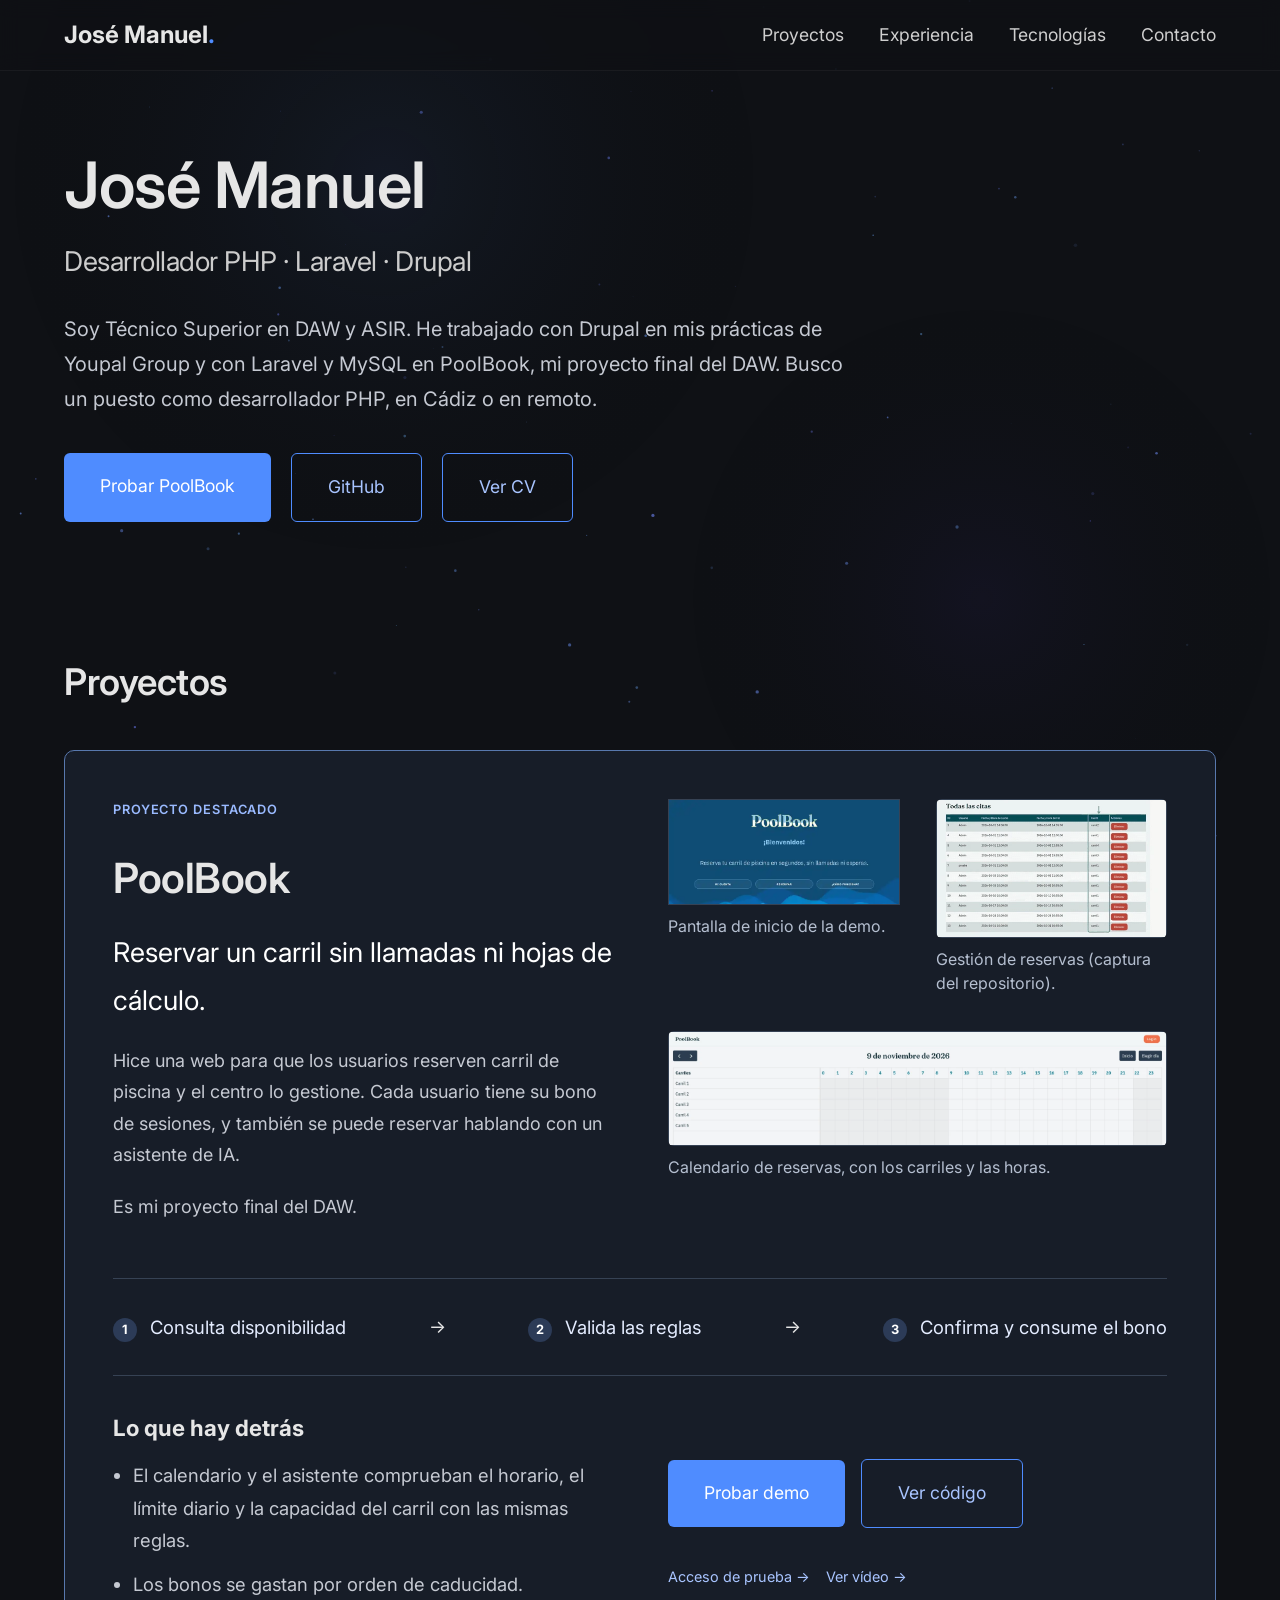
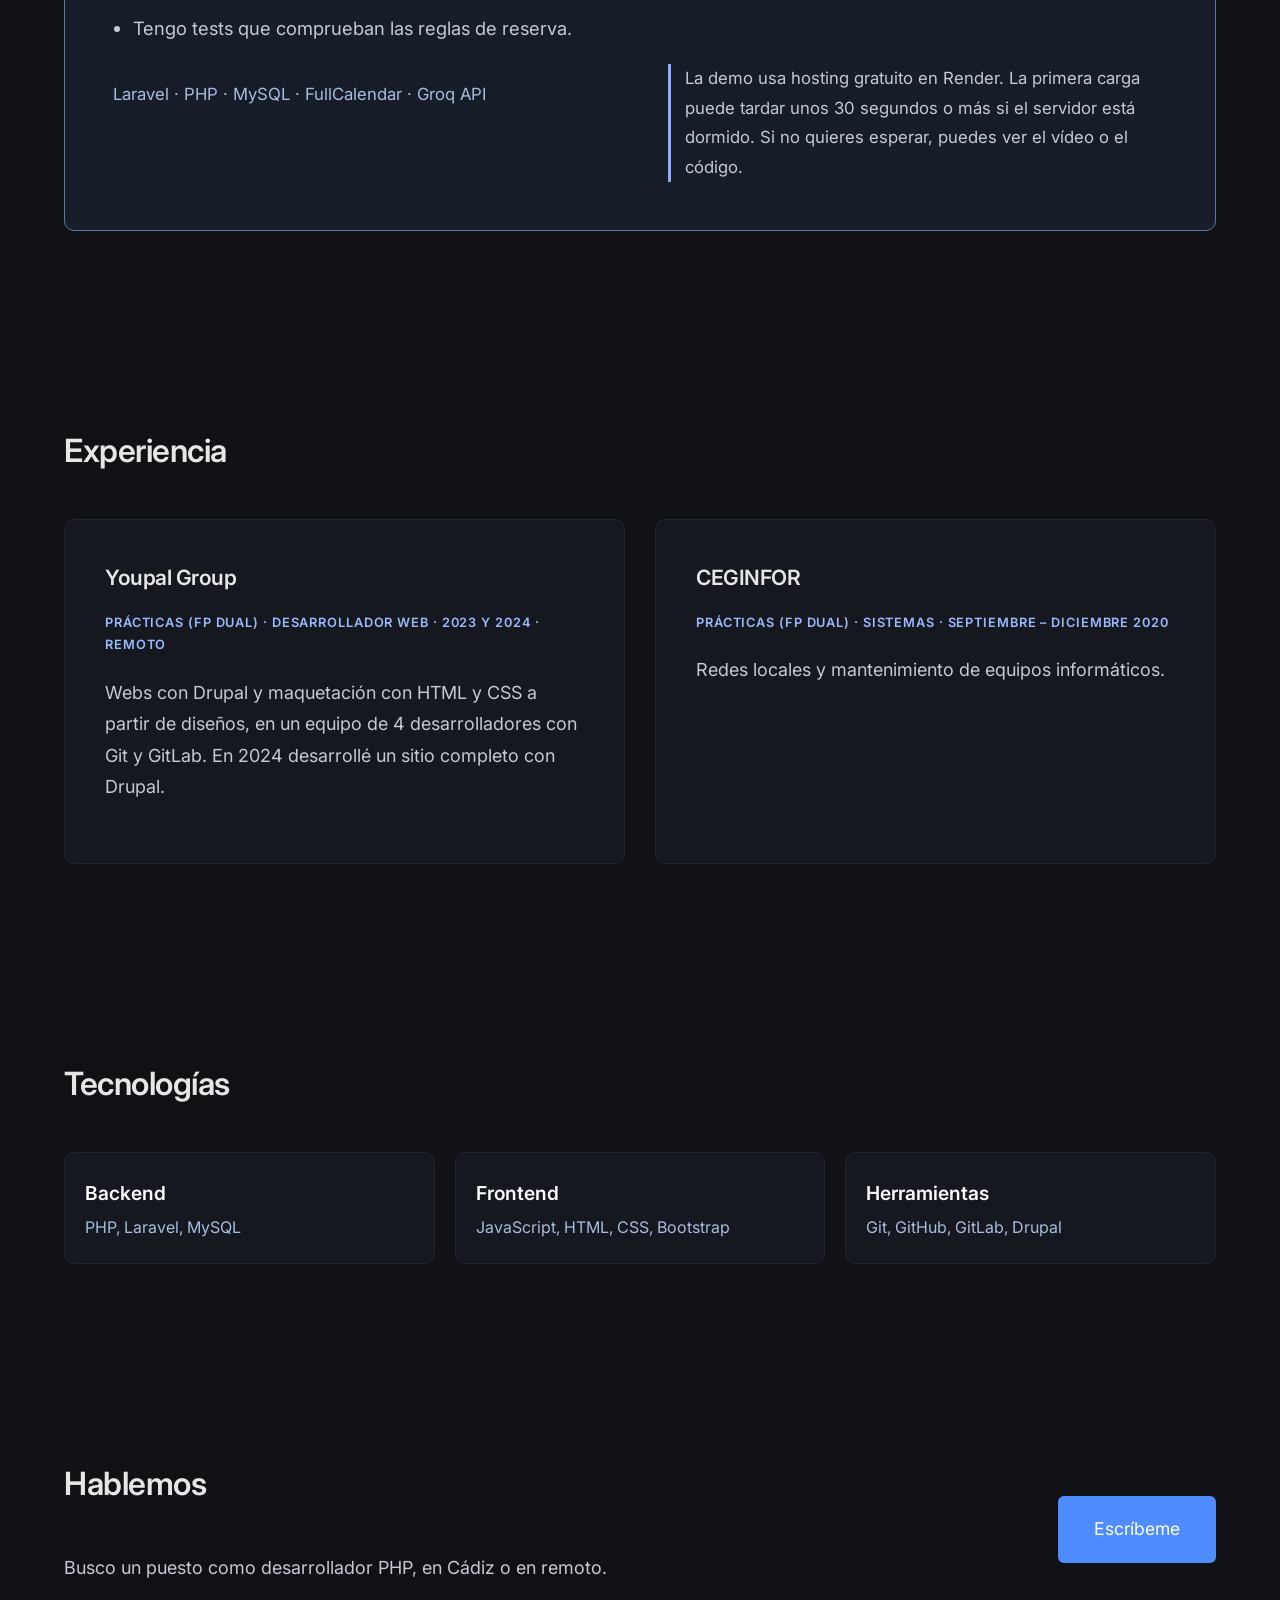
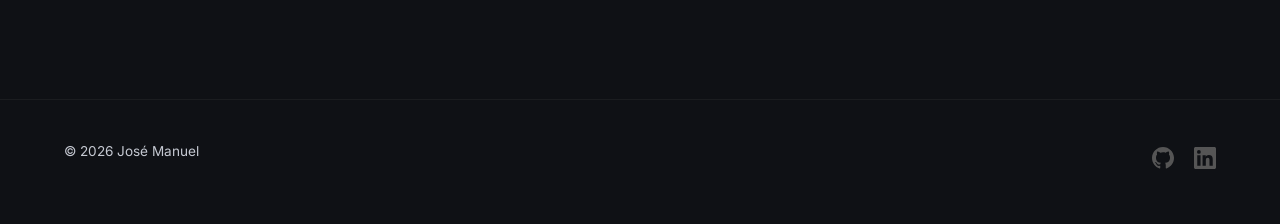
<file: index.html>
<!DOCTYPE html>
<html lang="es">

<head>
  <meta charset="UTF-8" />
  <meta name="viewport" content="width=device-width, initial-scale=1.0" />
  <title>José Manuel | Desarrollador PHP y Laravel</title>
  <meta name="description"
    content="Desarrollo aplicaciones web con PHP y Laravel. Prueba PoolBook, una app de reservas que puedes usar ahora mismo.">
  <meta property="og:type" content="website" />
  <meta property="og:locale" content="es_ES" />
  <meta property="og:title" content="José Manuel | Desarrollador PHP y Laravel" />
  <meta property="og:description" content="Desarrollo aplicaciones web con PHP y Laravel. Prueba PoolBook, una app de reservas que puedes usar ahora mismo." />
  <meta property="og:url" content="https://josebenitezalba.github.io/Personal-Website/" />
  <meta property="og:image" content="https://josebenitezalba.github.io/Personal-Website/assets/1-social-preview.png" />
  <meta property="og:image:width" content="1200" />
  <meta property="og:image:height" content="630" />
  <meta name="twitter:card" content="summary_large_image" />
  <link rel="icon" type="image/svg+xml" href="assets/favicon.svg" />
  <link rel="canonical" href="https://josebenitezalba.github.io/Personal-Website/" />
  <link rel="preconnect" href="https://fonts.googleapis.com">
  <link href="https://fonts.googleapis.com/css2?family=Inter:wght@300;400;600;700&display=swap" rel="stylesheet">
  <link rel="stylesheet" href="style.css" />
</head>

<body>

  <!-- FONDO ANIMADO -->
  <a class="skip-link" href="#main">Saltar al contenido</a>
  <canvas id="bg-canvas" aria-hidden="true"></canvas>

  <header class="header">
    <div class="container nav">
      <div class="logo">José Manuel<span>.</span></div>
      <nav id="main-nav">
        <a href="#projects">Proyectos</a>
        <a href="#experience">Experiencia</a>
        <a href="#skills">Tecnologías</a>
        <a href="#contact">Contacto</a>
      </nav>
      <button class="hamburger" id="hamburger" aria-label="Abrir menú" aria-expanded="false" aria-controls="main-nav">
        <span></span>
        <span></span>
        <span></span>
      </button>
    </div>
  </header>

  <main id="main">

    <!-- HERO -->
    <section class="hero" data-section>
      <div class="container hero-container">
        <h1 class="hero-name">
          <span>José Manuel</span>
        </h1>

        <h2 class="hero-role">
          Desarrollador PHP · Laravel · Drupal
        </h2>

        <p class="hero-description">
          Soy Técnico Superior en DAW y ASIR. He trabajado con Drupal en mis prácticas de Youpal Group y con Laravel y MySQL en PoolBook, mi proyecto final del DAW. Busco un puesto como desarrollador PHP, en Cádiz o en remoto.
        </p>

        <div class="hero-buttons">
          <a href="#poolbook" class="btn-primary">Probar PoolBook</a>
          <a href="https://github.com/JoseBenitezAlba" target="_blank" rel="noopener noreferrer" class="btn-secondary">GitHub</a>
          <a href="CV-Jose-Manuel-Benitez-Alba.pdf" target="_blank" rel="noopener noreferrer" class="btn-secondary">Ver CV</a>
        </div>

      </div>
    </section>

    <!-- PROYECTOS -->
    <section id="projects" class="section" data-section>
      <div class="container narrow">
        <h2 class="section-title">Proyectos</h2>
        <div class="projects-grid">

          <article id="poolbook" class="project-card featured-project">
            <p class="eyebrow">Proyecto destacado</p>
            <h3>PoolBook</h3>
            <p class="project-lead">Reservar un carril sin llamadas ni hojas de cálculo.</p>
            <p>Hice una web para que los usuarios reserven carril de piscina y el centro lo gestione.
              Cada usuario tiene su bono de sesiones, y también se puede reservar hablando con un asistente de IA.</p>
            <p>Es mi proyecto final del DAW.</p>
            <div class="project-gallery" aria-label="Capturas de PoolBook">
              <figure class="shot-home">
                <img src="assets/poolbook-inicio.webp" alt="Pantalla de inicio de PoolBook con los botones Mi cuenta, Reservar y Cómo funciona" width="720" height="327" decoding="async">
                <figcaption>Pantalla de inicio de la demo.</figcaption>
              </figure>
              <figure class="shot-admin">
                <a href="assets/poolbook-administracion.webp" target="_blank" rel="noopener noreferrer" aria-label="Ampliar captura de administración de PoolBook">
                  <img src="assets/poolbook-administracion.webp" alt="Tabla de administración de PoolBook con usuarios, fechas, horas y carriles de las reservas" width="439" height="261" loading="lazy" decoding="async">
                </a>
                <figcaption>Gestión de reservas (captura del repositorio).</figcaption>
              </figure>
              <figure class="shot-cal">
                <a href="assets/poolbook-calendario.webp" target="_blank" rel="noopener noreferrer" aria-label="Ampliar captura del calendario de PoolBook">
                  <img src="assets/poolbook-calendario.webp" alt="Calendario de PoolBook con cinco carriles y franjas horarias" width="1440" height="330" loading="lazy" decoding="async">
                </a>
                <figcaption>Calendario de reservas, con los carriles y las horas.</figcaption>
              </figure>
            </div>
            <div class="case-flow" aria-label="Flujo de una reserva">
              <span><b>1</b> Consulta disponibilidad</span><span aria-hidden="true">→</span>
              <span><b>2</b> Valida las reglas</span><span aria-hidden="true">→</span><span><b>3</b> Confirma y consume el bono</span>
            </div>
            <h4>Lo que hay detrás</h4>
            <ul class="case-details">
              <li>El calendario y el asistente comprueban el horario, el límite diario y la capacidad del carril con las mismas reglas.</li>
              <li>Los bonos se gastan por orden de caducidad.</li>
              <li>Tengo tests que comprueban las reglas de reserva.</li>
            </ul>
            <p class="tech">Laravel · PHP · MySQL · FullCalendar · Groq API</p>
            <div class="project-actions">
              <a href="https://poolbook.onrender.com/" target="_blank" rel="noopener noreferrer" class="btn-primary">Probar demo</a>
              <a href="https://github.com/JoseBenitezAlba/poolbook" target="_blank" rel="noopener noreferrer" class="btn-secondary">Ver código</a>
              <a href="https://poolbook.onrender.com/proyecto" target="_blank" rel="noopener noreferrer" class="project-link">Acceso de prueba →</a>
              <a href="https://youtu.be/JI9NC-3bdPs" target="_blank" rel="noopener noreferrer" class="project-link">Ver vídeo →</a>
            </div>
            <p class="demo-note">La demo usa hosting gratuito en Render. La primera carga puede tardar unos 30 segundos o más si el servidor está dormido. Si no quieres esperar, puedes ver el vídeo o el código.</p>
          </article>

        </div>
      </div>
    </section>

    <!-- EXPERIENCIA -->
    <section id="experience" class="section" data-section>
      <div class="container narrow">
        <h2>Experiencia</h2>
        <div class="projects-grid">

          <article class="project-card">
            <h3>Youpal Group</h3>
            <p class="eyebrow">Prácticas (FP dual) · Desarrollador web · 2023 y 2024 · Remoto</p>
            <p>
              Webs con Drupal y maquetación con HTML y CSS a partir de diseños, en un equipo
              de 4 desarrolladores con Git y GitLab. En 2024 desarrollé un sitio completo con Drupal.
            </p>
          </article>

          <article class="project-card">
            <h3>CEGINFOR</h3>
            <p class="eyebrow">Prácticas (FP dual) · Sistemas · Septiembre – diciembre 2020</p>
            <p>
              Redes locales y mantenimiento de equipos informáticos.
            </p>
          </article>

        </div>
      </div>
    </section>

    <!-- TECNOLOGÍAS -->
    <section id="skills" class="section" data-section>
      <div class="container narrow">
        <h2>Tecnologías</h2>
        <div class="skills-grid">
          <div class="skill-item">
            <span class="skill-name">Backend</span>
            <span class="skill-level">PHP, Laravel, MySQL</span>
          </div>
          <div class="skill-item">
            <span class="skill-name">Frontend</span>
            <span class="skill-level">JavaScript, HTML, CSS, Bootstrap</span>
          </div>
          <div class="skill-item">
            <span class="skill-name">Herramientas</span>
            <span class="skill-level">Git, GitHub, GitLab, Drupal</span>
          </div>
        </div>
      </div>
    </section>

    <!-- CONTACTO -->
    <section id="contact" class="section contact-section" data-section>
      <div class="container narrow contact-container">
        <div class="contact-text">
          <h2>Hablemos</h2>
          <p>Busco un puesto como desarrollador PHP, en Cádiz o en remoto.</p>
        </div>
        <div class="contact-cta">
          <a href="mailto:jombenalb@gmail.com" class="btn-primary">Escríbeme</a>
        </div>
      </div>
    </section>

  </main>

  <footer>
    <div class="container footer-inner">
      <p>© 2026 José Manuel</p>
      <div class="footer-icons">
        <a href="https://github.com/JoseBenitezAlba" target="_blank" rel="noopener noreferrer" class="footer-icon" aria-label="GitHub">
          <svg xmlns="http://www.w3.org/2000/svg" width="22" height="22" viewBox="0 0 24 24" fill="currentColor">
            <path
              d="M12 0C5.374 0 0 5.373 0 12c0 5.302 3.438 9.8 8.207 11.387.599.111.793-.261.793-.577v-2.234c-3.338.726-4.033-1.416-4.033-1.416-.546-1.387-1.333-1.756-1.333-1.756-1.089-.745.083-.729.083-.729 1.205.084 1.839 1.237 1.839 1.237 1.07 1.834 2.807 1.304 3.492.997.107-.775.418-1.305.762-1.604-2.665-.305-5.467-1.334-5.467-5.931 0-1.311.469-2.381 1.236-3.221-.124-.303-.535-1.524.117-3.176 0 0 1.008-.322 3.301 1.23A11.509 11.509 0 0 1 12 5.803c1.02.005 2.047.138 3.006.404 2.291-1.552 3.297-1.23 3.297-1.23.653 1.653.242 2.874.118 3.176.77.84 1.235 1.911 1.235 3.221 0 4.609-2.807 5.624-5.479 5.921.43.372.823 1.102.823 2.222v3.293c0 .319.192.694.801.576C20.566 21.797 24 17.3 24 12c0-6.627-5.373-12-12-12z" />
          </svg>
        </a>
        <a href="https://www.linkedin.com/in/jose-manuel-benitez-alba" target="_blank" rel="noopener noreferrer" class="footer-icon" aria-label="LinkedIn">
          <svg xmlns="http://www.w3.org/2000/svg" width="22" height="22" viewBox="0 0 24 24" fill="currentColor">
            <path d="M20.447 20.452h-3.554v-5.569c0-1.328-.027-3.037-1.852-3.037-1.853 0-2.136 1.445-2.136 2.939v5.667H9.351V9h3.414v1.561h.046c.477-.9 1.637-1.85 3.37-1.85 3.601 0 4.267 2.37 4.267 5.455v6.286zM5.337 7.433a2.062 2.062 0 0 1-2.063-2.065 2.064 2.064 0 1 1 2.063 2.065zm1.782 13.019H3.555V9h3.564v11.452zM22.225 0H1.771C.792 0 0 .774 0 1.729v20.542C0 23.227.792 24 1.771 24h20.451C23.2 24 24 23.227 24 22.271V1.729C24 .774 23.2 0 22.222 0h.003z"/>
          </svg>
        </a>
      </div>
    </div>
  </footer>

  <script src="app.js"></script>
  <script data-goatcounter="https://josemanuel-dev.goatcounter.com/count"
    async src="https://gc.zgo.at/count.js"></script>
</body>

</html>
</file>
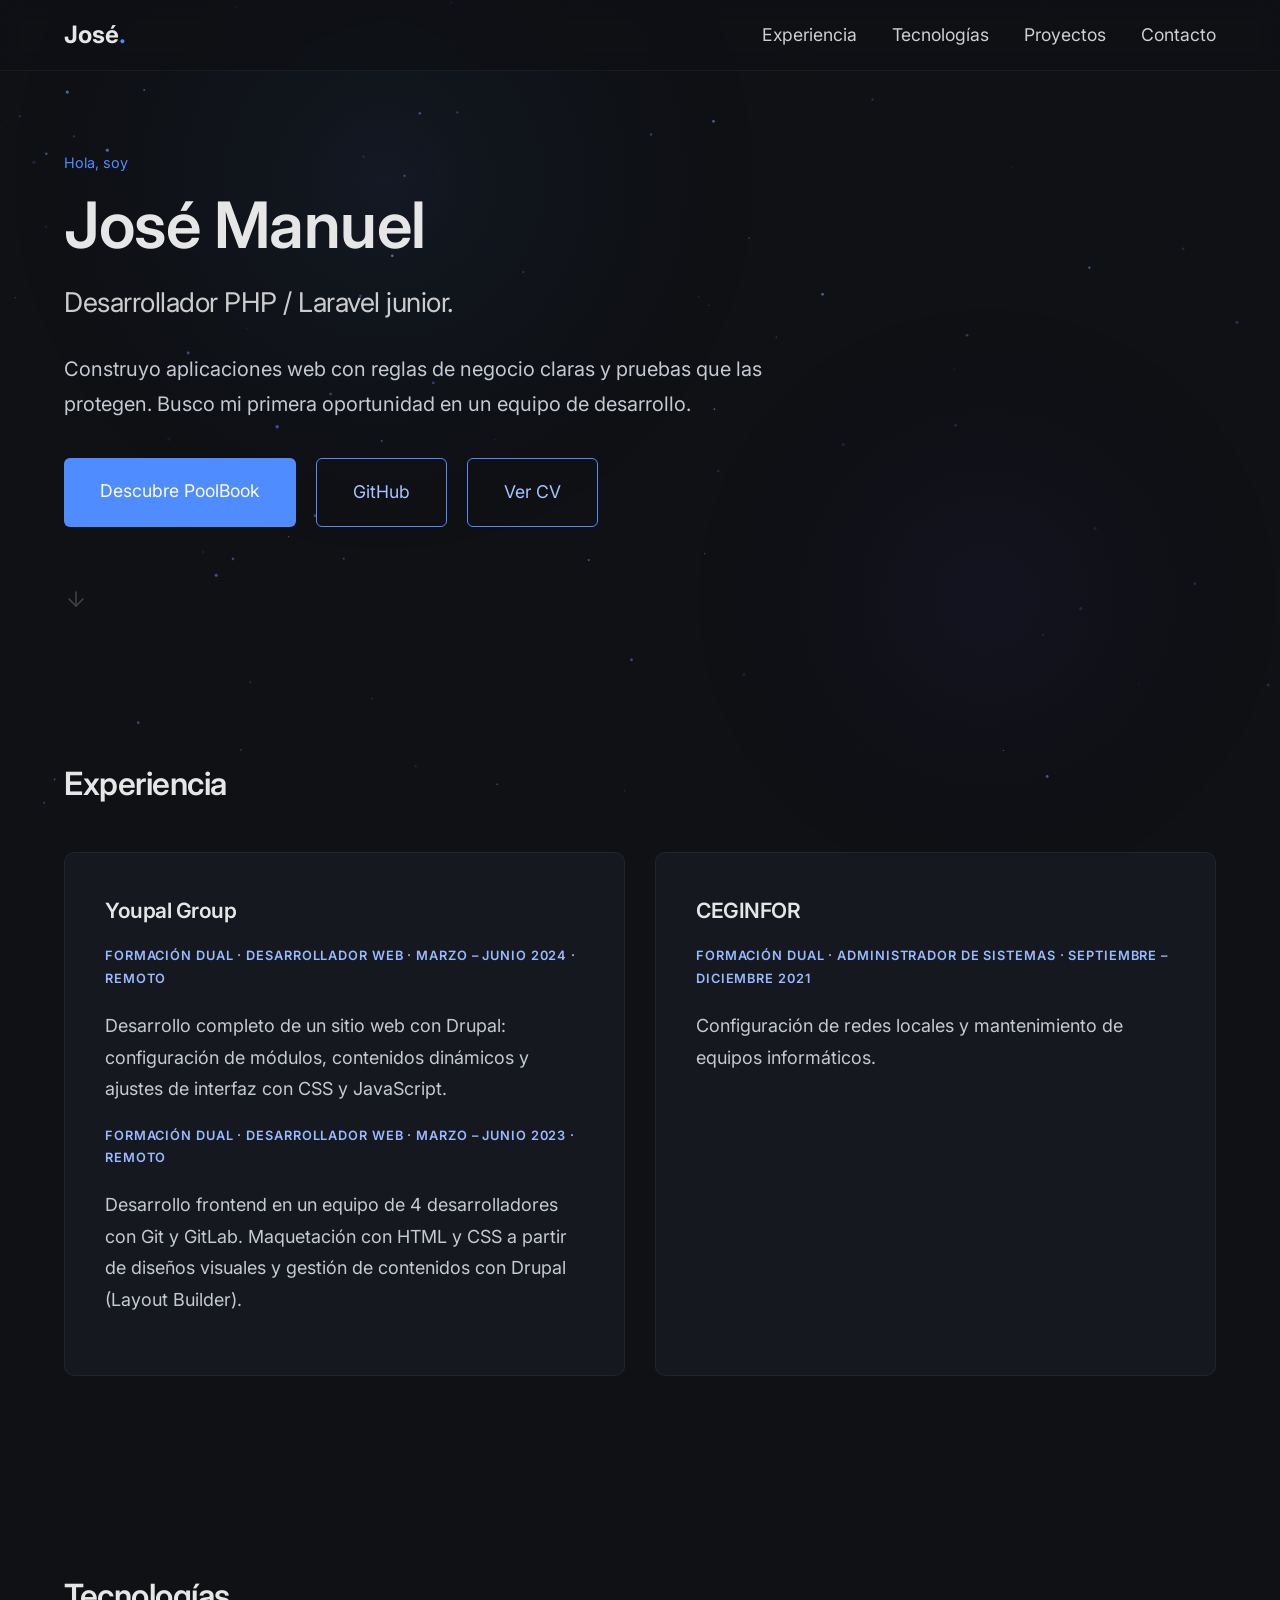
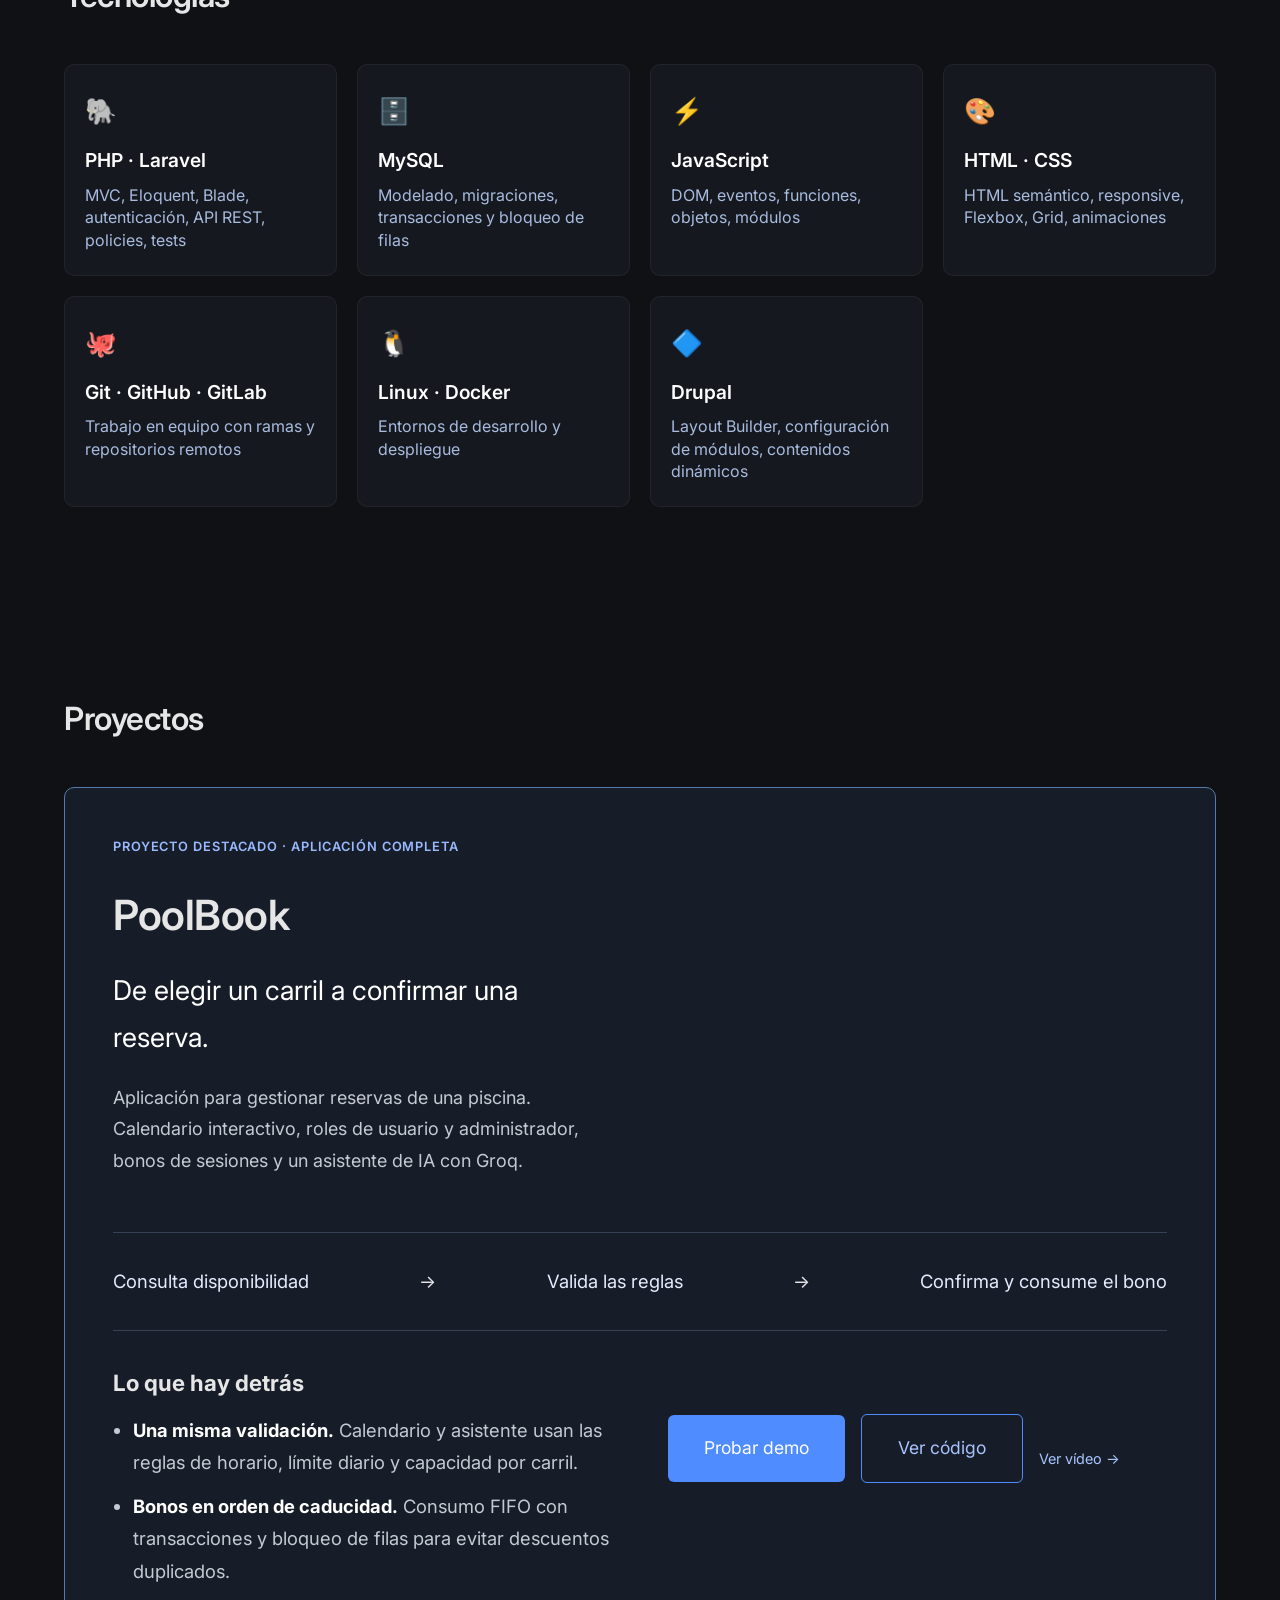
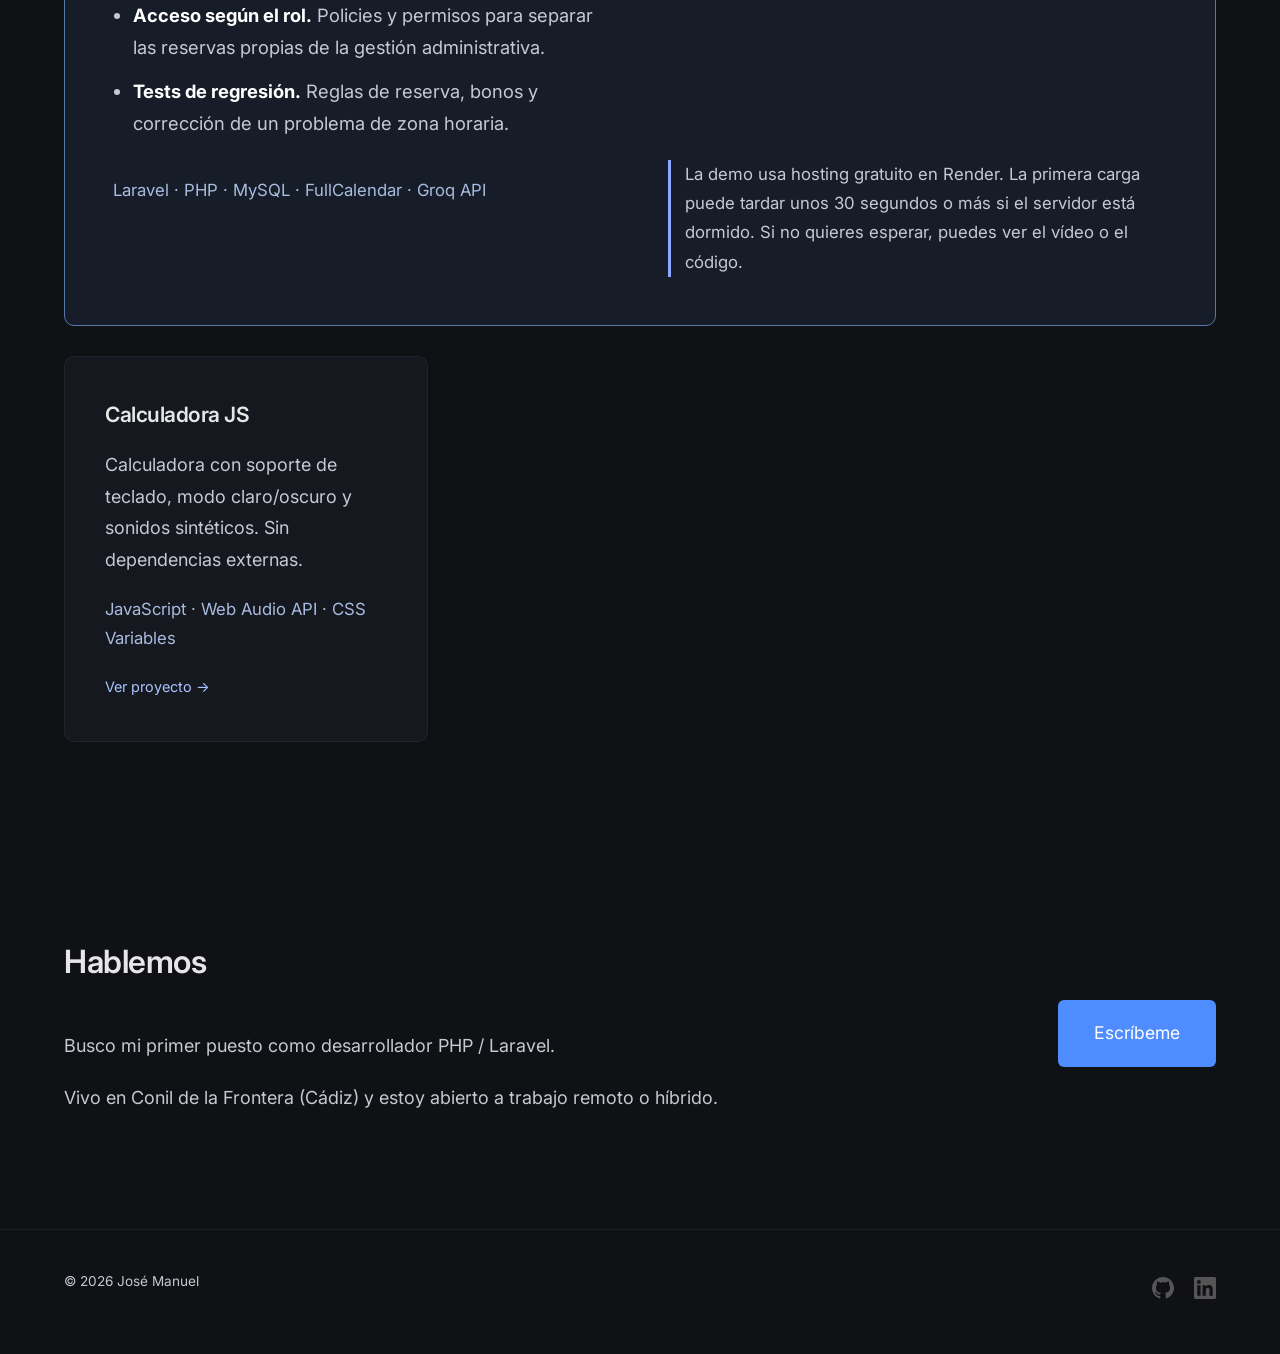
<file: 1-index.html>
<!DOCTYPE html>
<html lang="es">

<head>
  <meta charset="UTF-8" />
  <meta name="viewport" content="width=device-width, initial-scale=1.0" />
  <title>José Manuel | Desarrollador PHP y Laravel junior</title>
  <meta name="description"
    content="José Manuel, desarrollador web junior con foco en PHP y Laravel. Descubre PoolBook, una aplicación de reservas con roles, bonos y asistente de IA.">
  <meta property="og:type" content="website" />
  <meta property="og:locale" content="es_ES" />
  <meta property="og:title" content="José Manuel | PHP y Laravel junior" />
  <meta property="og:description" content="Código que puedes ver y proyectos que puedes probar. Descubre PoolBook y mi trabajo como desarrollador web junior." />
  <meta property="og:url" content="https://josebenitezalba.github.io/Personal-Website/" />
  <meta property="og:image" content="https://josebenitezalba.github.io/Personal-Website/assets/social-preview.png" />
  <meta property="og:image:width" content="1200" />
  <meta property="og:image:height" content="630" />
  <meta name="twitter:card" content="summary_large_image" />
  <link rel="icon" type="image/svg+xml" href="assets/favicon.svg" />
  <link rel="canonical" href="https://josebenitezalba.github.io/Personal-Website/" />
  <link rel="preconnect" href="https://fonts.googleapis.com">
  <link href="https://fonts.googleapis.com/css2?family=Inter:wght@300;400;600;700&display=swap" rel="stylesheet">
  <link rel="stylesheet" href="style.css" />
</head>

<body>

  <!-- FONDO ANIMADO -->
  <a class="skip-link" href="#main">Saltar al contenido</a>
  <canvas id="bg-canvas" aria-hidden="true"></canvas>

  <header class="header">
    <div class="container nav">
      <div class="logo">José<span>.</span></div>
      <nav id="main-nav">
        <a href="#experience">Experiencia</a>
        <a href="#skills">Tecnologías</a>
        <a href="#projects">Proyectos</a>
        <a href="#contact">Contacto</a>
      </nav>
      <button class="hamburger" id="hamburger" aria-label="Abrir menú" aria-expanded="false" aria-controls="main-nav">
        <span></span>
        <span></span>
        <span></span>
      </button>
    </div>
  </header>

  <main id="main">

    <!-- HERO -->
    <section class="hero" data-section>
      <div class="container hero-container">
        <p class="hero-mini">Hola, soy</p>

        <h1 class="hero-name">
          <span>José Manuel</span>
        </h1>

        <h2 class="hero-role">
          Desarrollador PHP / Laravel junior.
        </h2>

        <p class="hero-description">
          Construyo aplicaciones web con reglas de negocio claras y pruebas que las protegen.
          Busco mi primera oportunidad en un equipo de desarrollo.
        </p>

        <div class="hero-buttons">
          <a href="#poolbook" class="btn-primary">Descubre PoolBook</a>
          <a href="https://github.com/JoseBenitezAlba" target="_blank" rel="noopener noreferrer" class="btn-secondary">GitHub</a>
          <a href="CV José Manuel Benítez Alba.pdf" target="_blank" rel="noopener noreferrer" class="btn-secondary">Ver CV</a>
        </div>

        <a href="#experience" class="scroll-indicator" aria-label="Scroll hacia abajo">
          <svg xmlns="http://www.w3.org/2000/svg" width="24" height="24" viewBox="0 0 24 24" fill="none"
            stroke="currentColor" stroke-width="1.5" stroke-linecap="round" stroke-linejoin="round">
            <line x1="12" y1="5" x2="12" y2="19" />
            <polyline points="19 12 12 19 5 12" />
          </svg>
        </a>
      </div>
    </section>

    <!-- EXPERIENCIA -->
    <section id="experience" class="section" data-section>
      <div class="container narrow">
        <h2>Experiencia</h2>
        <div class="projects-grid">

          <article class="project-card">
            <h3>Youpal Group</h3>
            <p class="eyebrow">Formación dual · Desarrollador web · Marzo – junio 2024 · Remoto</p>
            <p>
              Desarrollo completo de un sitio web con Drupal: configuración de módulos,
              contenidos dinámicos y ajustes de interfaz con CSS y JavaScript.
            </p>
            <p class="eyebrow">Formación dual · Desarrollador web · Marzo – junio 2023 · Remoto</p>
            <p>
              Desarrollo frontend en un equipo de 4 desarrolladores con Git y GitLab.
              Maquetación con HTML y CSS a partir de diseños visuales
              y gestión de contenidos con Drupal (Layout Builder).
            </p>
          </article>

          <article class="project-card">
            <h3>CEGINFOR</h3>
            <p class="eyebrow">Formación dual · Administrador de sistemas · Septiembre – diciembre 2021</p>
            <p>
              Configuración de redes locales y mantenimiento de equipos informáticos.
            </p>
          </article>

        </div>
      </div>
    </section>

    <!-- TECNOLOGÍAS -->
    <section id="skills" class="section" data-section>
      <div class="container narrow">
        <h2>Tecnologías</h2>
        <div class="skills-grid">
          <div class="skill-item">
            <span class="skill-icon">🐘</span>
            <span class="skill-name">PHP · Laravel</span>
            <span class="skill-level">MVC, Eloquent, Blade, autenticación, API REST, policies, tests</span>
          </div>
          <div class="skill-item">
            <span class="skill-icon">🗄️</span>
            <span class="skill-name">MySQL</span>
            <span class="skill-level">Modelado, migraciones, transacciones y bloqueo de filas</span>
          </div>
          <div class="skill-item">
            <span class="skill-icon">⚡</span>
            <span class="skill-name">JavaScript</span>
            <span class="skill-level">DOM, eventos, funciones, objetos, módulos</span>
          </div>
          <div class="skill-item">
            <span class="skill-icon">🎨</span>
            <span class="skill-name">HTML · CSS</span>
            <span class="skill-level">HTML semántico, responsive, Flexbox, Grid, animaciones</span>
          </div>
          <div class="skill-item">
            <span class="skill-icon">🐙</span>
            <span class="skill-name">Git · GitHub · GitLab</span>
            <span class="skill-level">Trabajo en equipo con ramas y repositorios remotos</span>
          </div>
          <div class="skill-item">
            <span class="skill-icon">🐧</span>
            <span class="skill-name">Linux · Docker</span>
            <span class="skill-level">Entornos de desarrollo y despliegue</span>
          </div>
          <div class="skill-item">
            <span class="skill-icon">🔷</span>
            <span class="skill-name">Drupal</span>
            <span class="skill-level">Layout Builder, configuración de módulos, contenidos dinámicos</span>
          </div>
        </div>
      </div>
    </section>

    <!-- PROYECTOS -->
    <section id="projects" class="section" data-section>
      <div class="container narrow">
        <h2>Proyectos</h2>
        <div class="projects-grid">

          <article id="poolbook" class="project-card featured-project">
            <p class="eyebrow">Proyecto destacado · Aplicación completa</p>
            <h3>PoolBook</h3>
            <p class="project-lead">De elegir un carril a confirmar una reserva.</p>
            <p>Aplicación para gestionar reservas de una piscina. Calendario interactivo,
              roles de usuario y administrador, bonos de sesiones y un asistente de IA con Groq.</p>
            <div class="case-flow" aria-label="Flujo de una reserva">
              <span>Consulta disponibilidad</span><span aria-hidden="true">→</span>
              <span>Valida las reglas</span><span aria-hidden="true">→</span><span>Confirma y consume el bono</span>
            </div>
            <h4>Lo que hay detrás</h4>
            <ul class="case-details">
              <li><strong>Una misma validación.</strong> Calendario y asistente usan las reglas de horario, límite diario y capacidad por carril.</li>
              <li><strong>Bonos en orden de caducidad.</strong> Consumo FIFO con transacciones y bloqueo de filas para evitar descuentos duplicados.</li>
              <li><strong>Acceso según el rol.</strong> Policies y permisos para separar las reservas propias de la gestión administrativa.</li>
              <li><strong>Tests de regresión.</strong> Reglas de reserva, bonos y corrección de un problema de zona horaria.</li>
            </ul>
            <p class="tech">Laravel · PHP · MySQL · FullCalendar · Groq API</p>
            <div class="project-actions">
              <a href="https://poolbook.onrender.com/" target="_blank" rel="noopener noreferrer" class="btn-primary">Probar demo</a>
              <a href="https://github.com/JoseBenitezAlba/poolbook" target="_blank" rel="noopener noreferrer" class="btn-secondary">Ver código</a>
              <a href="https://youtu.be/JI9NC-3bdPs" target="_blank" rel="noopener noreferrer" class="project-link">Ver vídeo →</a>
            </div>
            <p class="demo-note">La demo usa hosting gratuito en Render. La primera carga puede tardar unos 30 segundos o más si el servidor está dormido. Si no quieres esperar, puedes ver el vídeo o el código.</p>
          </article>

          <!--
            PROYECTO DRUPAL: cuando lo tengas, añade aquí una tarjeta
            <article class="project-card"> con qué resuelve, qué módulos/tema
            personalizado has hecho y enlaces a demo y código.
          -->

          <article class="project-card">
            <h3>Calculadora JS</h3>
            <p>
              Calculadora con soporte de teclado, modo claro/oscuro y sonidos
              sintéticos. Sin dependencias externas.
            </p>
            <span class="tech">JavaScript · Web Audio API · CSS Variables</span>
            <a href="https://josebenitezalba.github.io/Calculadora/" target="_blank" rel="noopener noreferrer" class="project-link">
              Ver proyecto →
            </a>
          </article>

        </div>
      </div>
    </section>

    <!-- CONTACTO -->
    <section id="contact" class="section contact-section" data-section>
      <div class="container narrow contact-container">
        <div class="contact-text">
          <h2>Hablemos</h2>
          <p>Busco mi primer puesto como desarrollador PHP / Laravel.</p>
          <p>
            Vivo en Conil de la Frontera (Cádiz) y estoy abierto a trabajo remoto o híbrido.
          </p>
        </div>
        <div class="contact-cta">
          <a href="mailto:jombenalb@gmail.com" class="btn-primary">Escríbeme</a>
        </div>
      </div>
    </section>

  </main>

  <footer>
    <div class="container footer-inner">
      <p>© 2026 José Manuel</p>
      <div class="footer-icons">
        <a href="https://github.com/JoseBenitezAlba" target="_blank" rel="noopener noreferrer" class="footer-icon" aria-label="GitHub">
          <svg xmlns="http://www.w3.org/2000/svg" width="22" height="22" viewBox="0 0 24 24" fill="currentColor">
            <path
              d="M12 0C5.374 0 0 5.373 0 12c0 5.302 3.438 9.8 8.207 11.387.599.111.793-.261.793-.577v-2.234c-3.338.726-4.033-1.416-4.033-1.416-.546-1.387-1.333-1.756-1.333-1.756-1.089-.745.083-.729.083-.729 1.205.084 1.839 1.237 1.839 1.237 1.07 1.834 2.807 1.304 3.492.997.107-.775.418-1.305.762-1.604-2.665-.305-5.467-1.334-5.467-5.931 0-1.311.469-2.381 1.236-3.221-.124-.303-.535-1.524.117-3.176 0 0 1.008-.322 3.301 1.23A11.509 11.509 0 0 1 12 5.803c1.02.005 2.047.138 3.006.404 2.291-1.552 3.297-1.23 3.297-1.23.653 1.653.242 2.874.118 3.176.77.84 1.235 1.911 1.235 3.221 0 4.609-2.807 5.624-5.479 5.921.43.372.823 1.102.823 2.222v3.293c0 .319.192.694.801.576C20.566 21.797 24 17.3 24 12c0-6.627-5.373-12-12-12z" />
          </svg>
        </a>
        <a href="https://www.linkedin.com/in/jose-manuel-benitez-alba" target="_blank" rel="noopener noreferrer" class="footer-icon" aria-label="LinkedIn">
          <svg xmlns="http://www.w3.org/2000/svg" width="22" height="22" viewBox="0 0 24 24" fill="currentColor">
            <path d="M20.447 20.452h-3.554v-5.569c0-1.328-.027-3.037-1.852-3.037-1.853 0-2.136 1.445-2.136 2.939v5.667H9.351V9h3.414v1.561h.046c.477-.9 1.637-1.85 3.37-1.85 3.601 0 4.267 2.37 4.267 5.455v6.286zM5.337 7.433a2.062 2.062 0 0 1-2.063-2.065 2.064 2.064 0 1 1 2.063 2.065zm1.782 13.019H3.555V9h3.564v11.452zM22.225 0H1.771C.792 0 0 .774 0 1.729v20.542C0 23.227.792 24 1.771 24h20.451C23.2 24 24 23.227 24 22.271V1.729C24 .774 23.2 0 22.222 0h.003z"/>
          </svg>
        </a>
      </div>
    </div>
  </footer>

  <script src="app.js"></script>
</body>

</html>
</file>
<file: style.css>
/* =============================
   BASE RESET
============================= */

* {
  margin: 0;
  padding: 0;
  box-sizing: border-box;
}

html {
  scroll-behavior: smooth;
}

body {
  font-family: 'Inter', sans-serif;
  background: #0f1115;
  color: #e6e6e6;
  line-height: 1.6;
  -webkit-font-smoothing: antialiased;
}

/* =============================
   CANVAS FONDO
============================= */

#bg-canvas {
  position: fixed;
  top: 0;
  left: 0;
  width: 100%;
  height: 100%;
  z-index: 0;
  pointer-events: none;
}

/* =============================
   LAYOUT
============================= */

.container {
  width: 90%;
  max-width: 1100px;
  margin: 0 auto;
  position: relative;
  z-index: 1;
}

/* Antes dependía del orden en el archivo para ganar la cascada
   sobre .container (misma especificidad). Con su propio width/margin
   funciona sola, sin depender de dónde se declare. */
.narrow {
  width: 90%;
  max-width: 750px;
  margin: 0 auto;
}

.section {
  padding: 140px 0;
  position: relative;
}

h1, h2, h3 {
  font-weight: 600;
  letter-spacing: -0.5px;
}

h2 {
  font-size: 2rem;
  margin-bottom: 40px;
}

p {
  color: #b5b5b5;
  margin-bottom: 20px;
}

strong {
  color: #ffffff;
}

/* =============================
   HEADER
============================= */

.header {
  position: fixed;
  width: 100%;
  top: 0;
  backdrop-filter: blur(10px);
  background: rgba(15,17,21,0.7);
  border-bottom: 1px solid rgba(255,255,255,0.05);
  z-index: 1000;
}

.nav {
  display: flex;
  justify-content: space-between;
  align-items: center;
  height: 70px;
}

.logo {
  font-weight: 700;
  font-size: 1.2rem;
}

.logo span {
  color: #4f8cff;
}

nav a {
  margin-left: 30px;
  text-decoration: none;
  color: #cfcfcf;
  font-size: 0.95rem;
  transition: 0.3s ease;
}

nav a:hover {
  color: #4f8cff;
}

/* =============================
   HERO
============================= */

.hero {
  min-height: 100vh;
  display: flex;
  align-items: center;
  padding-top: 80px;
  opacity: 1 !important;
  transform: none !important;
}

/* 750px en vez de 800px: ahora coincide exactamente con .narrow,
   así que el hero queda alineado con About/Skills/Projects/Contact. */
.hero-container {
  max-width: 750px;
}

.hero-mini {
  font-size: 0.9rem;
  color: #4f8cff;
  margin-bottom: 15px;
  animation: fadeUp 0.7s ease both;
  animation-delay: 0.1s;
}

.hero-name {
  font-size: 3.5rem;
  line-height: 1.1;
  margin-bottom: 25px;
  will-change: transform;
  transition: transform 0.15s ease-out;
  animation: fadeUp 0.7s ease both;
  animation-delay: 0.25s;
}

.hero-name span {
  display: block;
}

.hero-role {
  font-size: 1.3rem;
  font-weight: 400;
  color: #cccccc;
  margin-bottom: 30px;
  will-change: transform;
  transition: transform 0.2s ease-out;
  animation: fadeUp 0.7s ease both;
  animation-delay: 0.4s;
}

.hero-description {
  max-width: 600px;
  margin-bottom: 40px;
  will-change: transform;
  transition: transform 0.25s ease-out;
  animation: fadeUp 0.7s ease both;
  animation-delay: 0.55s;
}

.hero-buttons {
  display: flex;
  gap: 20px;
  margin-top: 20px;
  animation: fadeUp 0.7s ease both;
  animation-delay: 0.7s;
}

@keyframes fadeUp {
  from {
    opacity: 0;
    transform: translateY(30px);
  }
  to {
    opacity: 1;
    transform: translateY(0);
  }
}

/* =============================
   SCROLL INDICATOR
============================= */

.scroll-indicator {
  display: inline-flex;
  margin-top: 60px;
  color: #444;
  text-decoration: none;
  animation: bounce 2s ease-in-out infinite;
  transition: color 0.3s ease;
}

.scroll-indicator:hover {
  color: #4f8cff;
}

@keyframes bounce {
  0%, 100% { transform: translateY(0); }
  50%       { transform: translateY(10px); }
}

/* =============================
   NAV ACTIVO
============================= */

nav a.active {
  color: #4f8cff;
}

/* =============================
   BOTÓN CV
============================= */

.btn-cv {
  display: inline-flex;
  align-items: center;
  gap: 8px;
  border: 1px solid rgba(255,255,255,0.15);
  color: #cfcfcf;
  padding: 12px 22px;
  text-decoration: none;
  border-radius: 6px;
  font-size: 0.9rem;
  transition: 0.3s ease;
}

.btn-cv:hover {
  border-color: #4f8cff;
  color: #4f8cff;
  transform: translateY(-2px);
}

/* =============================
   TECNOLOGÍAS
============================= */

.skills-grid {
  display: grid;
  grid-template-columns: repeat(auto-fit, minmax(220px, 1fr));
  gap: 20px;
}

.skill-item {
  background: #15181f;
  border: 1px solid rgba(255,255,255,0.05);
  border-radius: 10px;
  padding: 24px 20px;
  transition: 0.3s ease;
}

.skill-item:hover {
  border-color: #4f8cff;
  transform: translateY(-4px);
}

.skill-icon {
  font-size: 1.6rem;
  display: block;
  margin-bottom: 10px;
}

.skill-name {
  font-size: 1rem;
  font-weight: 600;
  color: #ffffff;
  display: block;
  margin-bottom: 6px;
}

.skill-level {
  font-size: 0.8rem;
  color: #666;
  display: block;
  line-height: 1.4;
}

/* =============================
   BUTTONS
============================= */

.btn-primary {
  background: #4f8cff;
  color: #fff;
  padding: 12px 22px;
  text-decoration: none;
  border-radius: 6px;
  font-size: 0.9rem;
  transition: 0.3s ease;
}

.btn-primary:hover {
  background: #3a6edc;
  transform: translateY(-2px);
}

.btn-secondary {
  border: 1px solid #4f8cff;
  color: #4f8cff;
  padding: 12px 22px;
  text-decoration: none;
  border-radius: 6px;
  font-size: 0.9rem;
  transition: 0.3s ease;
}

.btn-secondary:hover {
  background: rgba(79,140,255,0.1);
}

/* Estado de foco visible para navegación por teclado.
   Antes solo había :hover, así que un usuario tabulando no veía
   dónde estaba el foco. */
.btn-primary:focus-visible,
.btn-secondary:focus-visible,
.btn-cv:focus-visible,
nav a:focus-visible,
.project-link:focus-visible,
.footer-icon:focus-visible,
.scroll-indicator:focus-visible {
  outline: 2px solid #4f8cff;
  outline-offset: 3px;
  border-radius: 4px;
}

/* =============================
   ABOUT
============================= */

.about-highlight {
  font-size: 1.2rem;
  color: #ffffff;
  margin-bottom: 25px;
}

/* =============================
   PROJECTS
============================= */

/* auto-fit en vez de repeat(2, 1fr): con 2 proyectos se ve igual
   que antes, pero si añades un tercero (p. ej. PoolBook) no te
   deja una fila descuadrada 2+1. */
.projects-grid {
  display: grid;
  grid-template-columns: repeat(auto-fit, minmax(300px, 1fr));
  gap: 30px;
}

.project-card {
  padding: 30px;
  background: #15181f;
  border: 1px solid rgba(255,255,255,0.05);
  border-radius: 10px;
  transition: 0.3s ease;
}

.project-card:hover {
  transform: translateY(-5px);
  border-color: #4f8cff;
}

.project-card h3 {
  margin-bottom: 15px;
}

.tech {
  font-size: 0.8rem;
  color: #4f8cff;
  display: block;
  margin-top: 15px;
}

.project-link {
  display: inline-block;
  margin-top: 20px;
  color: #ffffff;
  text-decoration: none;
  font-size: 0.9rem;
}

.project-link:hover {
  color: #4f8cff;
}

/* =============================
   CONTACT
============================= */

.contact-container {
  display: flex;
  justify-content: space-between;
  align-items: center;
  gap: 60px;
  flex-wrap: wrap;
}

.contact-text {
  flex: 1;
}

.contact-cta {
  flex-shrink: 0;
  display: flex;
  gap: 12px;
  flex-wrap: wrap;
}

/* =============================
   FOOTER
============================= */

footer {
  padding: 40px 0;
  border-top: 1px solid rgba(255,255,255,0.05);
  color: #777;
  font-size: 0.85rem;
  position: relative;
  z-index: 1;
}

.footer-inner {
  display: flex;
  justify-content: space-between;
  align-items: center;
}

.footer-icons {
  display: flex;
  gap: 20px;
}

.footer-icon {
  color: #555;
  transition: color 0.3s ease, transform 0.3s ease;
}

.footer-icon:hover {
  color: #4f8cff;
  transform: translateY(-3px);
}

/* =============================
   SCROLL REVEAL
============================= */

[data-section] {
  opacity: 1;
  transform: translateY(40px);
  transition: opacity 0.7s ease, transform 0.7s ease;
}

.hero[data-section] {
  opacity: 1;
  transform: none;
}

[data-section].visible {
  opacity: 1;
  transform: translateY(0);
}

/* =============================
   HAMBURGER
============================= */

.hamburger {
  display: none;
  flex-direction: column;
  justify-content: center;
  gap: 5px;
  background: none;
  border: none;
  cursor: pointer;
  padding: 4px;
  z-index: 1001;
}

.hamburger span {
  display: block;
  width: 24px;
  height: 2px;
  background: #cfcfcf;
  border-radius: 2px;
  transition: 0.3s ease;
}

.hamburger.open span:nth-child(1) {
  transform: translateY(7px) rotate(45deg);
}
.hamburger.open span:nth-child(2) {
  opacity: 0;
}
.hamburger.open span:nth-child(3) {
  transform: translateY(-7px) rotate(-45deg);
}

/* =============================
   RESPONSIVE
============================= */

@media (max-width: 768px) {
  .hamburger {
    display: flex;
  }

  #main-nav {
    display: none;
    flex-direction: column;
    position: fixed;
    top: 70px;
    left: 0;
    width: 100%;
    background: rgba(15,17,21,0.97);
    backdrop-filter: blur(10px);
    padding: 30px 0;
    border-bottom: 1px solid rgba(255,255,255,0.05);
    z-index: 999;
  }

  #main-nav.open {
    display: flex;
  }

  #main-nav a {
    margin: 0;
    padding: 14px 5%;
    font-size: 1.1rem;
    border-bottom: 1px solid rgba(255,255,255,0.04);
  }

  .hero-name {
    font-size: 2.5rem;
  }

  .hero-buttons {
    flex-direction: column;
    align-items: flex-start;
  }

  .section {
    padding: 100px 0;
  }

  .contact-container {
    flex-direction: column;
    align-items: flex-start;
  }

  .contact-cta {
    flex-direction: column;
    width: 100%;
  }

  .skills-grid,
  .projects-grid {
    grid-template-columns: 1fr;
  }
}

/* =============================
   ACCESIBILIDAD: MOVIMIENTO REDUCIDO
============================= */

@media (prefers-reduced-motion: reduce) {
  *,
  *::before,
  *::after {
    animation-duration: 0.01ms !important;
    animation-iteration-count: 1 !important;
    transition-duration: 0.01ms !important;
    scroll-behavior: auto !important;
  }
}

/* Contenido accesible sin JavaScript; los efectos nunca ocultan información. */
[data-section], .hero[data-section] { opacity: 1; transform: none; }
p { color: #c5c9d2; }
.hero { min-height: auto; padding: 170px 0 90px; }
.hero-container, .narrow { max-width: 960px; }
.hero-description { max-width: 660px; }
.hero-role { max-width: 800px; }
.hero-buttons, .project-actions { display: flex; flex-wrap: wrap; gap: 12px; }
.section { padding: 56px 0; scroll-margin-top: 90px; }
#poolbook { scroll-margin-top: 100px; }
.featured-project { grid-column: 1 / -1; padding: 36px; border-color: #5878ad; background: #171d28; }
.featured-project h3 { font-size: 2.2rem; }
.eyebrow { color: #9abaff; font-size: .8rem; letter-spacing: .07em; text-transform: uppercase; font-weight: 600; }
.project-lead { font-size: 1.3rem; color: #fff; }
.featured-project h4 { margin: 24px 0 12px; font-size: 1.1rem; }
.case-details { padding-left: 20px; color: #c5c9d2; }
.case-details li { margin-bottom: 12px; }
.case-flow { display: flex; align-items: center; justify-content: space-between; gap: 15px; border-block: 1px solid #364254; padding: 22px 0; margin: 24px 0; }
.case-flow span:not([aria-hidden]) { font-size: .95rem; color: #e4ecff; }
.demo-note { margin: 20px 0 0; font-size: .9rem; border-left: 3px solid #8aaaff; padding-left: 14px; }
.featured-project .tech { margin: 24px 0; display: block; }
.project-actions { align-items: center; }
.skip-link { position: fixed; left: 16px; top: -80px; z-index: 2000; padding: 12px; background: white; color: #10151f; }
.skip-link:focus { top: 16px; }
a:focus-visible, button:focus-visible { outline: 3px solid #b5ccff; outline-offset: 5px; }
@media (max-width: 768px) {
  .hero { padding: 130px 0 65px; }
  .hero-role { font-size: 1.4rem; }
  .featured-project { padding: 24px; }
  .case-flow { flex-direction: column; align-items: flex-start; }
  .case-flow [aria-hidden] { transform: rotate(90deg); }
  .project-actions { flex-direction: column; align-items: stretch; }
  #main-nav { position: static; display: flex; padding: 0; background: transparent; }
  .nav { flex-wrap: wrap; }
  #main-nav a { padding: 8px 6px; font-size: .85rem; border: 0; }
  .hamburger { display: none; }
  .js #main-nav { display: none; position: fixed; padding: 20px 0; background: #0f1115; }
  .js #main-nav.open { display: flex; }
  .js .hamburger { display: flex; }
}
/* El hero es contenido, no una animación de entrada. */
.hero-mini, .hero-name, .hero-role, .hero-description, .hero-buttons { animation: none; opacity: 1; }
.skill-level, .tech { color: #a8bcdf; }
.btn-secondary, .project-link { color: #a8c4ff; }
@media (max-width: 768px) {
  html:not(.js) .header { position: static; }
  html:not(.js) #main-nav { flex-direction: row; flex-wrap: wrap; }
  html:not(.js) .hero { padding-top: 65px; }
}

/* Capturas del proyecto, con acceso a la imagen completa. */
.project-gallery {
  display: flex;
  flex-direction: column;
  gap: 24px;
  margin: 28px 0;
}
.project-gallery figure { min-width: 0; }
.project-gallery a { display: block; border-radius: 6px; overflow: hidden; }
.project-gallery img { display: block; width: 100%; height: auto; background: #eef1f4; }
.project-gallery figcaption { margin-top: 9px; color: #b5bfd0; font-size: .85rem; line-height: 1.5; }
.project-gallery figure:last-child { width: 100%; max-width: 439px; }


/* Portada más compacta: PoolBook se ve sin tener que bajar mucho. */
.hero { padding: 120px 0 28px; }
.hero-name { font-size: 3rem; margin-bottom: 14px; }
.hero-role { margin-bottom: 18px; }
.hero-description { margin-bottom: 24px; }
.hero-buttons { margin-top: 0; }
#projects.section { padding-top: 24px; }
.section-title { font-size: 1.6rem; margin-bottom: 20px; }
.project-gallery { display: grid; grid-template-columns: 1fr 1fr; gap: 20px; align-items: start; }
.project-gallery .shot-cal { grid-column: 1 / -1; }
.project-gallery figure:last-child { max-width: none; }
.project-gallery img { border: 1px solid #364254; }
.case-flow b { display: inline-block; width: 24px; height: 24px; line-height: 24px; margin-right: 8px; text-align: center; border-radius: 50%; background: #2c3b57; color: #fff; font-size: .8rem; }
@media (max-width: 768px) {
  .hero { padding: 120px 0 20px; }
  .hero-name { font-size: 2.2rem; }
  .project-gallery { grid-template-columns: 1fr; }
}

/* Más ancho, más aire y letra más grande en pantallas grandes. */
body { font-size: 1.125rem; line-height: 1.75; }
.container { max-width: 1280px; }
.hero-container, .narrow { max-width: 1280px; }
.hero { padding: 150px 0 40px; }
.hero-name { font-size: 4rem; margin-bottom: 18px; }
.hero-role { font-size: 1.7rem; margin-bottom: 26px; }
.hero-description { max-width: 780px; font-size: 1.25rem; margin-bottom: 36px; }
nav a { font-size: 1.1rem; }
.logo { font-size: 1.5rem; }
.btn-primary, .btn-secondary { font-size: 1.1rem; padding: 18px 36px; }
.hero-buttons { gap: 20px; margin-top: 8px; }
.project-actions { gap: 16px; }
.section { padding: 96px 0; }
#projects.section { padding-top: 24px; }
.section-title { font-size: 2.3rem; margin-bottom: 36px; }
.featured-project { padding: 52px; }
.featured-project h3 { font-size: 3rem; }
.project-lead { font-size: 1.7rem; }
.featured-project p, .case-details { max-width: 800px; }
.project-gallery { gap: 36px; margin: 44px 0; }
.project-gallery figcaption { font-size: 1rem; }
.case-flow { padding: 32px 0; margin: 40px 0; }
.case-flow span:not([aria-hidden]) { font-size: 1.15rem; }
.case-details { font-size: 1.15rem; }
.featured-project h4 { font-size: 1.4rem; margin: 40px 0 16px; }
.tech { font-size: 1.05rem; }
.demo-note { font-size: 1.05rem; }
.project-card { padding: 40px; }
.skill-name { font-size: 1.2rem; }
.skill-level { font-size: 1rem; }
@media (max-width: 768px) {
  body { font-size: 1.0625rem; }
  .hero { padding: 120px 0 24px; }
  .hero-name { font-size: 2.5rem; }
  .hero-role { font-size: 1.35rem; }
  .hero-description { font-size: 1.1rem; }
  .section { padding: 60px 0; }
  .featured-project { padding: 24px; }
  .featured-project h3 { font-size: 2.2rem; }
  .project-lead { font-size: 1.35rem; }
  .case-flow span:not([aria-hidden]) { font-size: 1.05rem; }
  .btn-primary, .btn-secondary { font-size: 1rem; padding: 14px 28px; }
  .hero-buttons { gap: 16px; }
  .project-actions { gap: 14px; }
}

/* En pantallas anchas, PoolBook usa dos columnas: texto a la izquierda y capturas a la derecha. */
@media (min-width: 1100px) {
  .featured-project { display: grid; grid-template-columns: minmax(0, 1fr) minmax(0, 1fr); grid-template-rows: repeat(4, auto) 1fr; column-gap: 56px; align-content: start; padding: 48px; }
  .featured-project > * { grid-column: 1; }
  .featured-project .project-gallery { grid-column: 2; grid-row: 1 / span 5; margin: 0; align-self: start; }
  .featured-project .case-flow { grid-column: 1 / -1; }
  .featured-project h3 { font-size: 2.6rem; }
  .featured-project p, .case-details { max-width: none; }
  .featured-project .case-flow { margin: 36px 0 32px; }
  .featured-project h4 { grid-row: 7; margin: 0 0 12px; }
  .featured-project .case-details { grid-row: 8; }
  .featured-project .tech { grid-row: 9; }
  .featured-project .project-actions { grid-column: 2; grid-row: 8; align-self: start; }
  .featured-project .demo-note { grid-column: 2; grid-row: 9; align-self: start; margin: 8px 0 0; }
}
/* Más aire antes de Proyectos en pantallas de ordenador. */
@media (min-width: 769px) {
 #projects.section { padding-top: 88px; }
}
</file>
